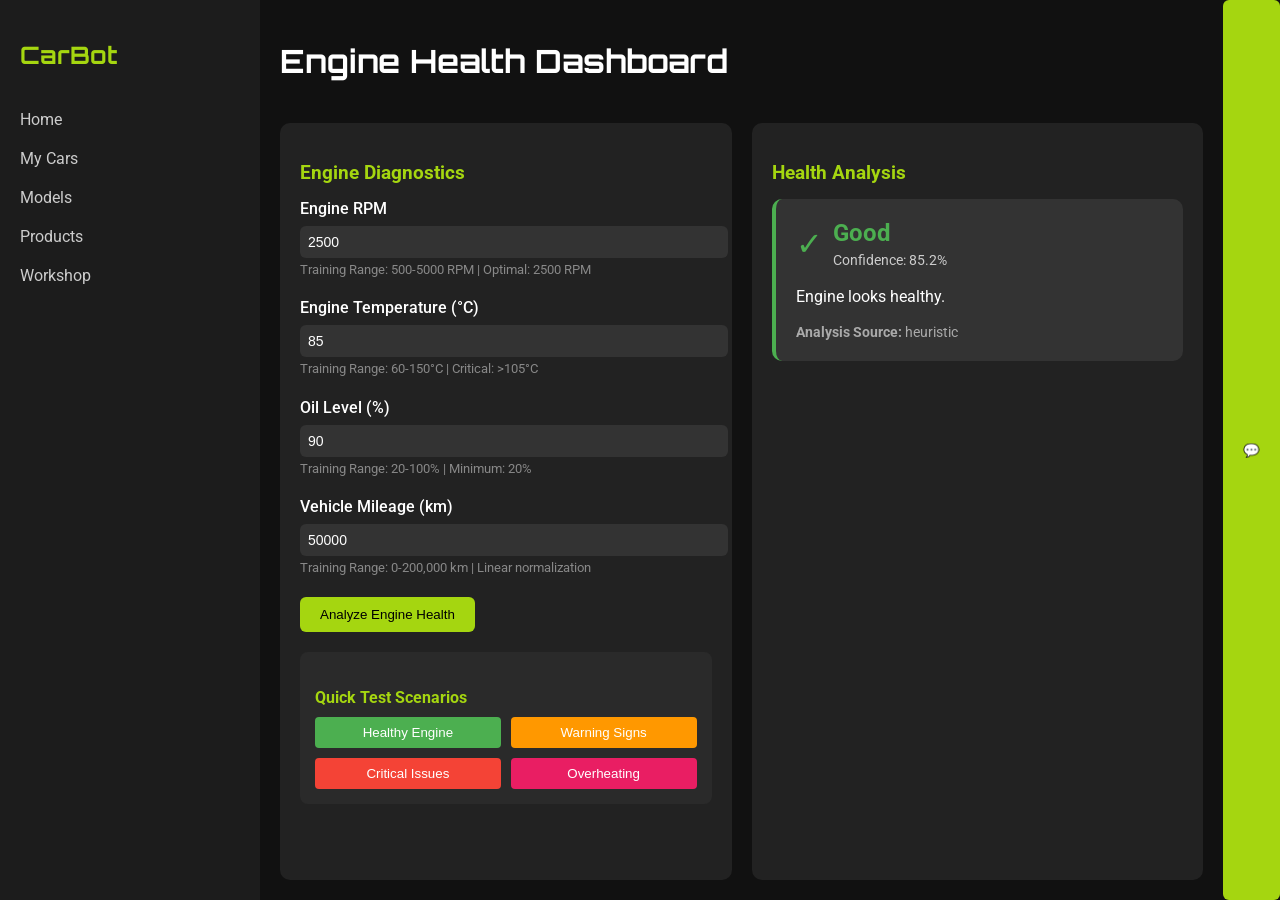
<file: dashboard.html>
<!DOCTYPE html>
<html lang="en">
<head>
    <meta charset="UTF-8">
    <meta name="viewport" content="width=device-width, initial-scale=1.0, maximum-scale=1.0, user-scalable=no">
    <title>CarBot Dashboard</title>
    <link rel="stylesheet" href="/static/css/dashboard.css">
    <link href="https://fonts.googleapis.com/css2?family=Roboto:wght@300;400;500&family=Orbitron:wght@400;700&display=swap" rel="stylesheet">
</head>
<body>
    <div class="sidebar">
        <h2>CarBot</h2>
        <a href="/" class="nav-link">Home</a>
        <a href="/my-cars" class="nav-link">My Cars</a>
        <a href="/models" class="nav-link">Models</a>
        <a href="/product" class="nav-link">Products</a>
        <a href="/workshop" class="nav-link">Workshop</a>
    </div>

    <div class="main">
        <div class="top-bar">
            <h1>Engine Health Dashboard</h1>
        </div>

        <div class="content">
            <div class="form-section">
                <h3>Engine Diagnostics</h3>
                <form id="engineForm">
                    <div class="form-group">
                        <label for="rpm">Engine RPM</label>
                        <input type="number" id="rpm" name="rpm" value="2500" min="500" max="5000" step="50">
                        <small style="color: #888; font-size: 0.8em;">Training Range: 500-5000 RPM | Optimal: 2500 RPM</small>
                    </div>
                    <div class="form-group">
                        <label for="temperature">Engine Temperature (°C)</label>
                        <input type="number" id="temperature" name="temperature" value="85" min="60" max="150" step="1">
                        <small style="color: #888; font-size: 0.8em;">Training Range: 60-150°C | Critical: >105°C</small>
                    </div>
                    <div class="form-group">
                        <label for="oil_level">Oil Level (%)</label>
                        <input type="number" id="oil_level" name="oil_level" value="90" min="20" max="100" step="5">
                        <small style="color: #888; font-size: 0.8em;">Training Range: 20-100% | Minimum: 20%</small>
                    </div>
                    <div class="form-group">
                        <label for="mileage">Vehicle Mileage (km)</label>
                        <input type="number" id="mileage" name="mileage" value="50000" min="0" max="200000" step="1000">
                        <small style="color: #888; font-size: 0.8em;">Training Range: 0-200,000 km | Linear normalization</small>
                    </div>
                    <button type="submit">Analyze Engine Health</button>
                </form>
                
                <!-- Quick Test Scenarios -->
                <div style="margin-top: 20px; padding: 15px; background: #2a2a2a; border-radius: 8px;">
                    <h4 style="color: #a5d610; margin-bottom: 10px;">Quick Test Scenarios</h4>
                    <div class="quick-scenarios" style="display: grid; grid-template-columns: 1fr 1fr; gap: 10px;">
                        <button type="button" onclick="loadScenario('healthy')" style="padding: 8px; background: #4CAF50; color: white; border: none; border-radius: 4px; cursor: pointer;">
                            Healthy Engine
                        </button>
                        <button type="button" onclick="loadScenario('warning')" style="padding: 8px; background: #FF9800; color: white; border: none; border-radius: 4px; cursor: pointer;">
                            Warning Signs
                        </button>
                        <button type="button" onclick="loadScenario('critical')" style="padding: 8px; background: #F44336; color: white; border: none; border-radius: 4px; cursor: pointer;">
                            Critical Issues
                        </button>
                        <button type="button" onclick="loadScenario('overheating')" style="padding: 8px; background: #E91E63; color: white; border: none; border-radius: 4px; cursor: pointer;">
                            Overheating
                        </button>
                    </div>
                </div>
            </div>

            <div class="prediction-section">
                <h3>Health Analysis</h3>
                <div id="predictionResult">
                    <p>Enter engine parameters and click "Analyze Engine" to get health predictions.</p>
                </div>
            </div>
        </div>
    </div>

    <!-- Chatbot toggle + unified chatbox (same as home) -->
    <button class="chat-toggle" onclick="toggleChat()" aria-label="Open chat">💬</button>
    <div class="chatbox" id="chatbox" aria-live="polite" style="display:none;">
        <div class="chat-header">CarBot Assistant</div>
        <div class="chat-messages" id="messages">
            <div class="message" style="background: #444; color: #fff; margin: 5px 0; padding: 8px 12px; border-radius: 8px; max-width: 80%;">
                Hello! I'm CarBot, your AI engine health assistant. I can help with:
                <br> Engine health analysis based on our dataset
                <br> RPM, temperature, oil level guidance
                <br> Maintenance recommendations
                <br> Workshop locations and product suggestions
                <br><br>Ask me anything about your car!
            </div>
        </div>
        <div class="chat-input">
            <input type="text" id="chatInput" placeholder="Ask me anything about your car..." aria-label="Chat input" />
            <button onclick="sendChat()">Send</button>
        </div>
    </div>

    <script src="/static/js/dashboard.js"></script>
    <script src="static/js/index.js"></script>
</body>
</html>
</file>
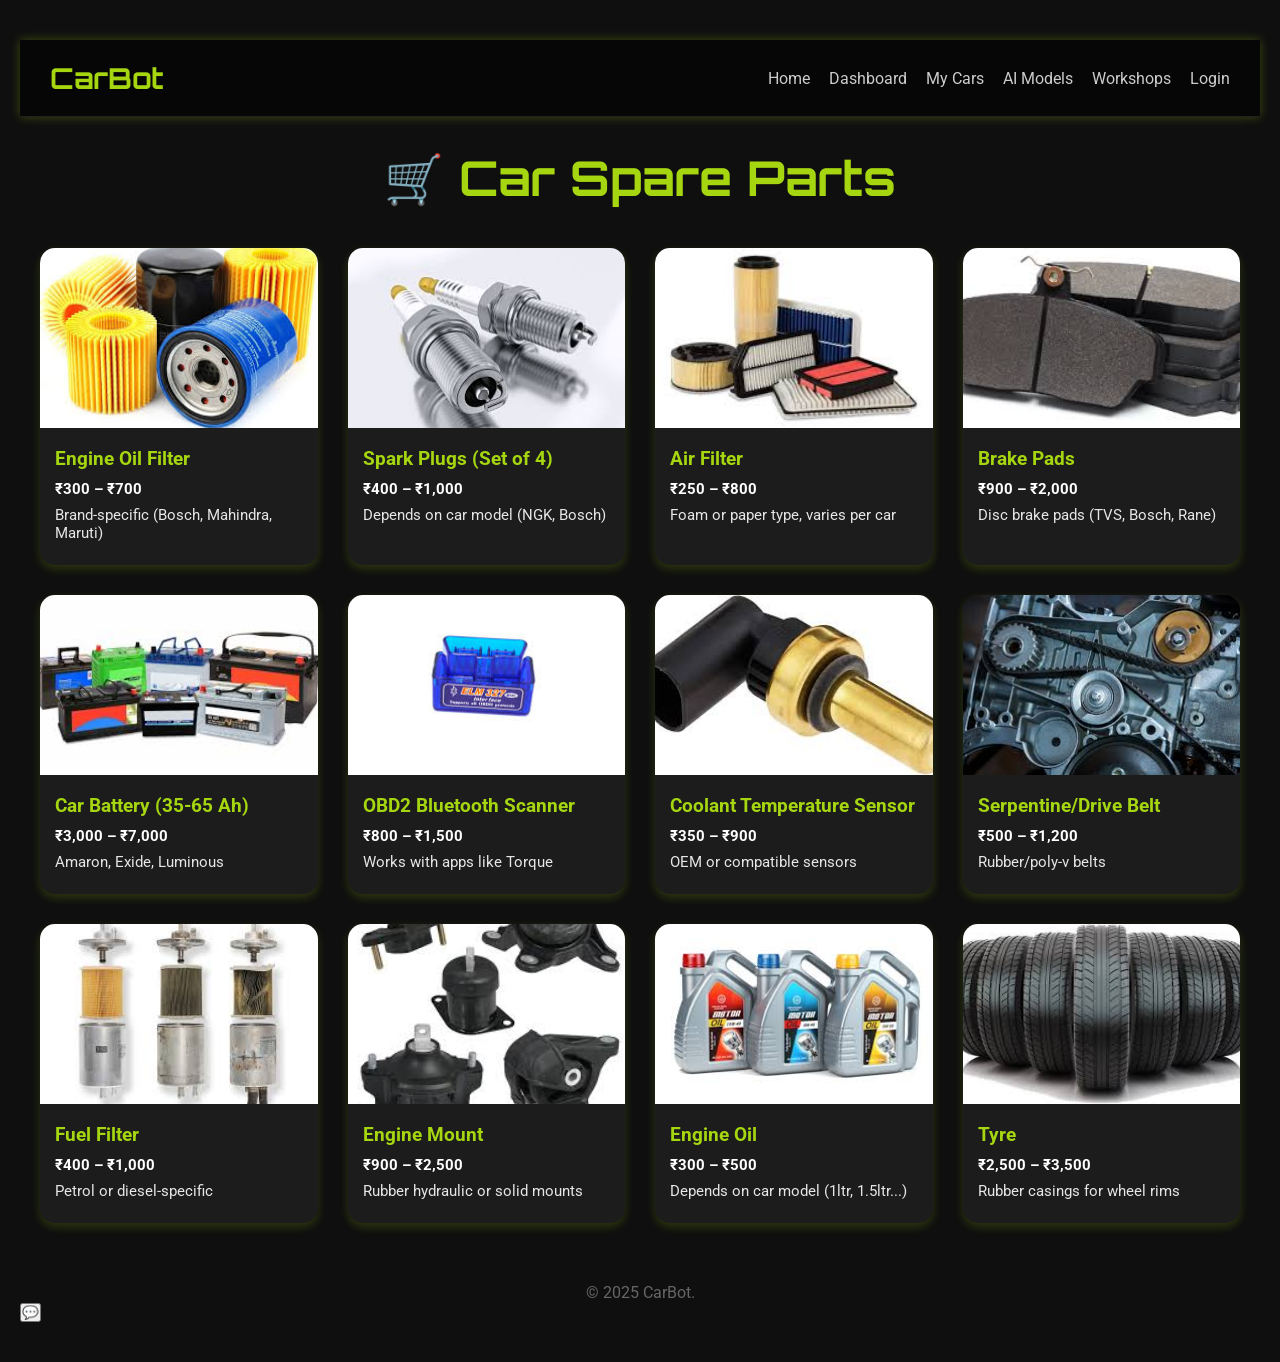
<file: product.html>
<!DOCTYPE html>
<html lang="en">
<head>
  <meta charset="UTF-8" />
  <meta name="viewport" content="width=device-width, initial-scale=1.0" />
  <title>CarBot - Car Spare Parts</title>
  <link href="https://fonts.googleapis.com/css2?family=Orbitron&family=Roboto:wght@400;700&display=swap" rel="stylesheet">
  <style>
    * {
      box-sizing: border-box;
      margin: 0;
      padding: 0;
    }
    body {
      font-family: 'Roboto', sans-serif;
      background-color: #0f0f0f;
      color: #e6e6e6;
      padding: 40px 20px;
    }
    h1 {
      text-align: center;
      font-family: 'Orbitron', sans-serif;
      font-size: 3rem;
      color: #a5d610;
      margin-bottom: 40px;
    }
    .grid {
      display: grid;
      grid-template-columns: repeat(auto-fit, minmax(250px, 1fr));
      gap: 30px;
      max-width: 1200px;
      margin: auto;
    }
    .card {
      background: #1c1c1c;
      border-radius: 15px;
      overflow: hidden;
      box-shadow: 0 4px 10px rgba(165, 214, 16, 0.2);
      transition: transform 0.3s;
    }
    .card:hover {
      transform: translateY(-5px);
    }
    .card img {
      width: 100%;
      height: 180px;
      object-fit: cover;
    }
    .card-content {
      padding: 15px;
    }
    .card h2 {
      font-size: 1.2rem;
      color: #a5d610;
      margin-bottom: 10px;
    }
    .card p {
      font-size: 0.95rem;
      margin-bottom: 8px;
    }
    .price {
      color: #fff;
      font-weight: bold;
    }
    footer {
      margin-top: 60px;
      text-align: center;
      color: #666;
    }
  </style>
</head>
<body>
  <header style="padding: 20px 30px; background: rgba(0, 0, 0, 0.6); display: flex; justify-content: space-between; align-items: center; border-bottom: 1px solid #222; box-shadow: 0 0 10px rgba(165, 214, 16, 0.3); margin-bottom: 30px;">
    <h1 style="font-family: 'Orbitron', sans-serif; font-size: 1.8rem; color: #a5d610; margin: 0;">CarBot</h1>
    <nav>
      <a href="index.html" style="color: #ccc; text-decoration: none; margin-right: 15px;">Home</a>
      <a href="dashboard.html" style="color: #ccc; text-decoration: none; margin-right: 15px;">Dashboard</a>
      <a href="my-cars.html" style="color: #ccc; text-decoration: none; margin-right: 15px;">My Cars</a>
      <a href="models.html" style="color: #ccc; text-decoration: none; margin-right: 15px;">AI Models</a>
      <a href="workshop.html" style="color: #ccc; text-decoration: none; margin-right: 15px;">Workshops</a>
      <a href="login.html" style="color: #ccc; text-decoration: none;">Login</a>
    </nav>
  </header>
  <h1>🛒 Car Spare Parts</h1>
  <div class="grid">
    <div class="card">
      <a href="https://www.amazon.in/s?k=car+spear+parts+all" target="_blank">
        <img src="static/img/engine oil.jpeg" alt="Engine Oil Filter">
      </a>
      <div class="card-content">
        <h2>Engine Oil Filter</h2>
        <p class="price">₹300 – ₹700</p>
        <p>Brand-specific (Bosch, Mahindra, Maruti)</p>
      </div>
    </div>

    <div class="card">
      <a href="https://www.amazon.in/s?k=car+spear+parts+all" target="_blank">
        <img src="static/img/spark plug.jpeg" alt="Spark Plugs">
      </a>
      <div class="card-content">
        <h2>Spark Plugs (Set of 4)</h2>
        <p class="price">₹400 – ₹1,000</p>
        <p>Depends on car model (NGK, Bosch)</p>
      </div>
    </div>

    <div class="card">
      <a href="https://www.amazon.in/s?k=car+spear+parts+all" target="_blank">
        <img src="static/img/air filter.jpeg" alt="Air Filter">
      </a>
      <div class="card-content">
        <h2>Air Filter</h2>
        <p class="price">₹250 – ₹800</p>
        <p>Foam or paper type, varies per car</p>
      </div>
    </div>

    <div class="card">
      <a href="https://www.amazon.in/s?k=car+spear+parts+all" target="_blank">
        <img src="static/img/break pad.jpeg" alt="Brake Pads">
      </a>
      <div class="card-content">
        <h2>Brake Pads</h2>
        <p class="price">₹900 – ₹2,000</p>
        <p>Disc brake pads (TVS, Bosch, Rane)</p>
      </div>
    </div>

    <div class="card">
      <a href="https://www.amazon.in/s?k=car+spear+parts+all" target="_blank">
        <img src="static/img/car bettery.jpeg" alt="Car Battery">
      </a>
      <div class="card-content">
        <h2>Car Battery (35-65 Ah)</h2>
        <p class="price">₹3,000 – ₹7,000</p>
        <p>Amaron, Exide, Luminous</p>
      </div>
    </div>

    <div class="card">
      <a href="https://www.amazon.in/s?k=car+spear+parts+all" target="_blank">
        <img src="static/img/OBD2 Bluetooth Scanner.jpeg" alt="OBD2 Scanner">
      </a>
      <div class="card-content">
        <h2>OBD2 Bluetooth Scanner</h2>
        <p class="price">₹800 – ₹1,500</p>
        <p>Works with apps like Torque</p>
      </div>
    </div>

    <div class="card">
      <a href="https://www.amazon.in/s?k=car+spear+parts+all" target="_blank">
        <img src="static/img/Coolant Temperature Sensor.jpeg" alt="Coolant Sensor">
      </a>
      <div class="card-content">
        <h2>Coolant Temperature Sensor</h2>
        <p class="price">₹350 – ₹900</p>
        <p>OEM or compatible sensors</p>
      </div>
    </div>

    <div class="card">
      <a href="https://www.amazon.in/s?k=car+spear+parts+all" target="_blank">
        <img src="static/img/Drive Belt.jpeg" alt="Drive Belt">
      </a>
      <div class="card-content">
        <h2>Serpentine/Drive Belt</h2>
        <p class="price">₹500 – ₹1,200</p>
        <p>Rubber/poly-v belts</p>
      </div>
    </div>

    <div class="card">
      <a href="https://www.amazon.in/s?k=car+spear+parts+all" target="_blank">
        <img src="static/img/Fuel Filter.jpeg" alt="Fuel Filter">
      </a>
      <div class="card-content">
        <h2>Fuel Filter</h2>
        <p class="price">₹400 – ₹1,000</p>
        <p>Petrol or diesel-specific</p>
      </div>
    </div>

    <div class="card">
      <a href="https://www.amazon.in/s?k=car+spear+parts+all" target="_blank">
        <img src="static/img/Engine Mount.jpeg" alt="Engine Mount">
      </a>
      <div class="card-content">
        <h2>Engine Mount</h2>
        <p class="price">₹900 – ₹2,500</p>
        <p>Rubber hydraulic or solid mounts</p>
      </div>
    </div>

    <div class="card">
      <a href="https://www.amazon.in/s?k=car+spear+parts+all" target="_blank">
        <img src="static/img/engine.jpeg" alt="Engine Oil">
      </a>
      <div class="card-content">
        <h2>Engine Oil</h2>
        <p class="price">₹300 – ₹500</p>
        <p>Depends on car model (1ltr, 1.5ltr...)</p>
      </div>
    </div>

    <div class="card">
      <a href="https://www.amazon.in/s?k=car+spear+parts+all" target="_blank">
        <img src="static/img/tyre.jpeg" alt="Tyre">
      </a>
      <div class="card-content">
        <h2>Tyre</h2>
        <p class="price">₹2,500 – ₹3,500</p>
        <p>Rubber casings for wheel rims</p>
      </div>
    </div>
  </div>

  <footer>
    &copy; 2025 CarBot.
  </footer>
  
  <!-- Chatbot toggle + unified chatbox -->
  <button class="chat-toggle" onclick="toggleChat()" aria-label="Open chat">💬</button>
  <div class="chatbox" id="chatbox" aria-live="polite" style="display:none;">
    <div class="chat-header">CarBot Chat</div>
    <div class="chat-messages" id="messages">
      <div><strong>CarBot:</strong> Hello! How can I help with your car today?</div>
    </div>
    <div class="chat-input">
      <input type="text" id="chatInput" placeholder="Ask something..." aria-label="Chat input" />
      <button onclick="sendChat()">Send</button>
    </div>
  </div>

  <script src="static/js/index.js"></script>
</body>
</html>
</file>
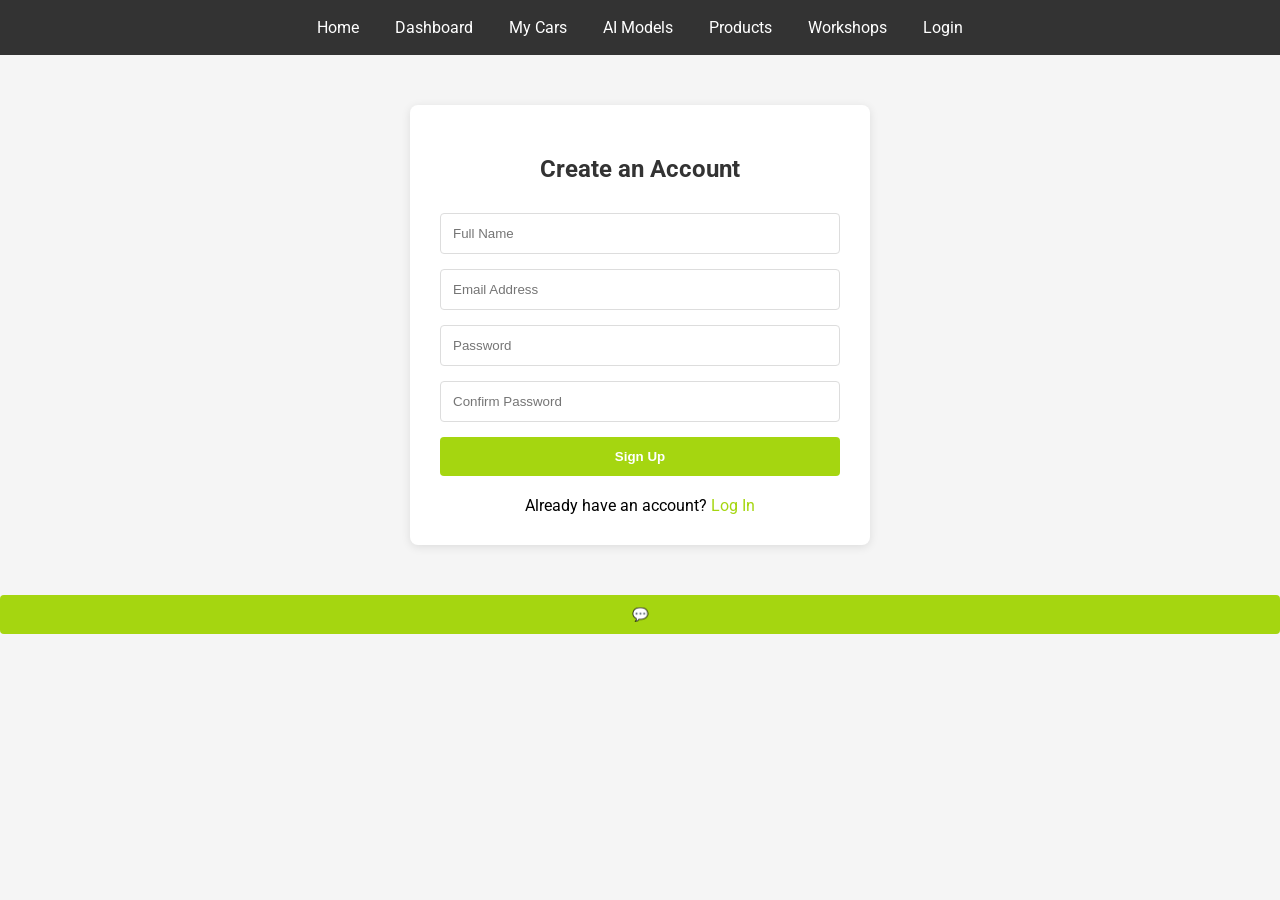
<file: signup.html>
<!DOCTYPE html>
<html lang="en">
<head>
  <meta charset="UTF-8" />
  <meta name="viewport" content="width=device-width, initial-scale=1.0"/>
  <title>Sign Up - CarBot</title>
  <link href="https://fonts.googleapis.com/css2?family=Orbitron&family=Roboto:wght@400;700&display=swap" rel="stylesheet">
  <style>
    body {
      font-family: 'Roboto', sans-serif;
      background-color: #f5f5f5;
      margin: 0;
      padding: 0;
    }
    .navbar {
      background-color: #333;
      overflow: hidden;
      padding: 10px 0;
      text-align: center;
    }
    .navbar a {
      color: white;
      text-decoration: none;
      padding: 8px 16px;
      display: inline-block;
    }
    .navbar a:hover {
      background-color: #444;
      border-radius: 4px;
    }
    .signup-container {
      max-width: 400px;
      margin: 50px auto;
      padding: 30px;
      background-color: white;
      border-radius: 8px;
      box-shadow: 0 2px 10px rgba(0, 0, 0, 0.1);
    }
    h2 {
      text-align: center;
      margin-bottom: 30px;
      color: #333;
    }
    input {
      width: 100%;
      padding: 12px;
      margin-bottom: 15px;
      border: 1px solid #ddd;
      border-radius: 4px;
      box-sizing: border-box;
    }
    button {
      width: 100%;
      padding: 12px;
      background-color: #a5d610;
      color: white;
      border: none;
      border-radius: 4px;
      cursor: pointer;
      font-weight: bold;
    }
    button:hover {
      background-color: #8fb80e;
    }
    .login-link {
      text-align: center;
      margin-top: 20px;
    }
    .login-link a {
      color: #a5d610;
      text-decoration: none;
    }
  </style>
</head>
<body>
  <div class="navbar">
    <a href="index.html">Home</a>
    <a href="dashboard.html">Dashboard</a>
    <a href="my-cars.html">My Cars</a>
    <a href="models.html">AI Models</a>
    <a href="product.html">Products</a>
    <a href="workshop.html">Workshops</a>
    <a href="login.html">Login</a>
  </div>

  <div class="signup-container">
    <h2>Create an Account</h2>
    <form action="#" method="POST">
      <input type="text" name="name" placeholder="Full Name" required />
      <input type="email" name="email" placeholder="Email Address" required />
      <input type="password" name="password" placeholder="Password" required />
      <input type="password" name="confirm_password" placeholder="Confirm Password" required />
      <button type="submit">Sign Up</button>
    </form>
    <div class="login-link">
      Already have an account? <a href="login.html">Log In</a>
    </div>
  </div>

  <!-- Chatbot toggle + unified chatbox -->
  <button class="chat-toggle" onclick="toggleChat()" aria-label="Open chat">💬</button>
  <div class="chatbox" id="chatbox" aria-live="polite" style="display:none;">
    <div class="chat-header">CarBot Chat</div>
    <div class="chat-messages" id="messages">
      <div><strong>CarBot:</strong> Hello! How can I help with your car today?</div>
    </div>
    <div class="chat-input">
      <input type="text" id="chatInput" placeholder="Ask something..." aria-label="Chat input" />
      <button onclick="sendChat()">Send</button>
    </div>
  </div>

  <script src="static/js/index.js"></script>

</body>
</html>
</file>
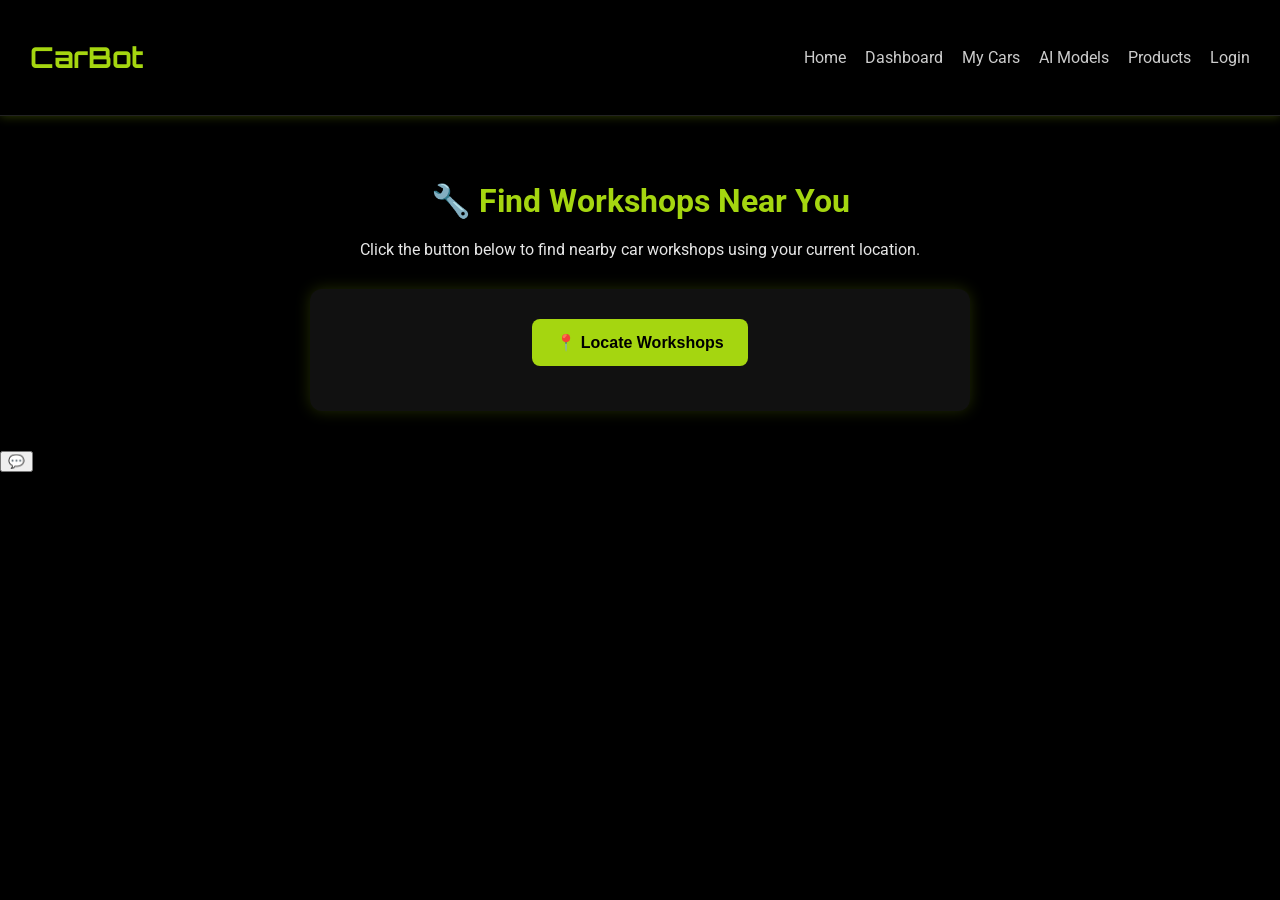
<file: workshop.html>
<!DOCTYPE html>
<html lang="en">
<head>
  <meta charset="UTF-8" />
  <meta name="viewport" content="width=device-width, initial-scale=1.0"/>
  <title>CarBot - Nearby Workshops</title>
  <link href="https://fonts.googleapis.com/css2?family=Orbitron&family=Roboto:wght@400;700&display=swap" rel="stylesheet">
  <style>
    body {
      margin: 0;
      font-family: 'Roboto', sans-serif;
      background-color: #000;
      color: #e6e6e6;
    }

    header {
      padding: 20px 30px;
      background: rgba(0, 0, 0, 0.6);
      display: flex;
      justify-content: space-between;
      align-items: center;
      border-bottom: 1px solid #222;
      box-shadow: 0 0 10px rgba(165, 214, 16, 0.3);
    }

    header h1 {
      font-family: 'Orbitron', sans-serif;
      font-size: 1.8rem;
      color: #a5d610;
    }

    .container {
      padding: 40px 20px;
      text-align: center;
    }

    .container h2 {
      color: #a5d610;
      font-size: 2rem;
      margin-bottom: 20px;
    }

    .map-box {
      margin-top: 30px;
      background-color: #111;
      padding: 30px;
      border-radius: 12px;
      box-shadow: 0 0 15px rgba(165, 214, 16, 0.2);
      max-width: 600px;
      margin-left: auto;
      margin-right: auto;
    }

    .btn {
      background-color: #a5d610;
      color: #000;
      padding: 14px 24px;
      border: none;
      border-radius: 8px;
      font-size: 1rem;
      font-weight: bold;
      cursor: pointer;
      transition: background 0.3s ease;
    }

    .btn:hover {
      background-color: #c0ef2b;
    }

    #status {
      margin-top: 15px;
      font-size: 0.9rem;
      color: #ccc;
    }
  </style>
</head>
<body>

<header>
  <h1>CarBot</h1>
  <nav>
    <a href="index.html" style="color: #ccc; text-decoration: none; margin-right: 15px;">Home</a>
    <a href="dashboard.html" style="color: #ccc; text-decoration: none; margin-right: 15px;">Dashboard</a>
    <a href="my-cars.html" style="color: #ccc; text-decoration: none; margin-right: 15px;">My Cars</a>
    <a href="models.html" style="color: #ccc; text-decoration: none; margin-right: 15px;">AI Models</a>
    <a href="product.html" style="color: #ccc; text-decoration: none; margin-right: 15px;">Products</a>
    <a href="login.html" style="color: #ccc; text-decoration: none;">Login</a>
  </nav>
</header>

<div class="container">
  <h2>🔧 Find Workshops Near You</h2>
  <p>Click the button below to find nearby car workshops using your current location.</p>

  <div class="map-box">
    <button class="btn" onclick="findWorkshops()">📍 Locate Workshops</button>
    <div id="status"></div>
  </div>
</div>

<script>
  function findWorkshops() {
    const status = document.getElementById('status');

    if (navigator.geolocation) {
      status.textContent = 'Locating you...';
      navigator.geolocation.getCurrentPosition(position => {
        const lat = position.coords.latitude;
        const lng = position.coords.longitude;
        status.textContent = 'Opening Google Maps...';
        const mapsUrl = `https://www.google.co.in/maps/search/car+workshops/@${lat},${lng},15z`;
        window.open(mapsUrl, '_blank');
      }, () => {
        status.textContent = 'Unable to retrieve your location.';
      });
    } else {
      status.textContent = 'Geolocation is not supported by your browser.';
    }
  }
</script>

</body>
<!-- Chatbot toggle + unified chatbox -->
<button class="chat-toggle" onclick="toggleChat()" aria-label="Open chat">💬</button>
<div class="chatbox" id="chatbox" aria-live="polite" style="display:none;">
  <div class="chat-header">CarBot Chat</div>
  <div class="chat-messages" id="messages">
    <div><strong>CarBot:</strong> Hello! How can I help with your car today?</div>
  </div>
  <div class="chat-input">
    <input type="text" id="chatInput" placeholder="Ask something..." aria-label="Chat input" />
    <button onclick="sendChat()">Send</button>
  </div>
</div>

<script src="static/js/index.js"></script>
</html>
</file>
<file: static/css/dashboard.css>
body {
  margin: 0;
  font-family: 'Roboto', sans-serif;
  background-color: #111;
  color: #fff;
  display: flex;
  min-height: 100vh;
  overflow-x: hidden;
  overflow-y: auto;
}

/* Mobile Responsive Design */
@media (max-width: 768px) {
  body {
    flex-direction: column;
    height: auto;
    min-height: 100vh;
    overflow-x: hidden;
    overflow-y: auto;
  }
}

.sidebar {
  width: 220px;
  background: #1c1c1c;
  padding: 20px;
  display: flex;
  flex-direction: column;
}

/* Mobile Sidebar */
@media (max-width: 768px) {
  .sidebar {
    width: 100%;
    padding: 15px;
    flex-direction: row;
    flex-wrap: wrap;
    justify-content: space-around;
    order: 2;
  }
  
  .sidebar h2 {
    width: 100%;
    text-align: center;
    margin-bottom: 15px;
    font-size: 1.2rem;
  }
  
  .nav-link {
    padding: 8px 12px;
    margin: 2px;
    background: #333;
    border-radius: 4px;
    text-align: center;
    min-width: 80px;
  }
}

.sidebar h2 {
  font-family: 'Orbitron', sans-serif;
  font-size: 1.5rem;
  color: #a5d610;
  margin-bottom: 30px;
}

.nav-link {
  padding: 10px 0;
  color: #ccc;
  text-decoration: none;
  transition: 0.3s;
}

.nav-link:hover {
  color: #fff;
}

.main {
  flex: 1;
  display: flex;
  flex-direction: column;
  padding: 20px;
  overflow-y: auto;
  min-height: 0; /* Allow flex item to shrink */
}

/* Mobile Main Content */
@media (max-width: 768px) {
  .main {
    padding: 15px;
    order: 1;
  }
}

.top-bar {
  display: flex;
  justify-content: space-between;
  align-items: center;
  margin-bottom: 20px;
}

/* Mobile Top Bar */
@media (max-width: 768px) {
  .top-bar {
    flex-direction: column;
    text-align: center;
    margin-bottom: 15px;
  }
  
  .top-bar h1 {
    font-size: 1.5rem;
    margin-bottom: 10px;
  }
}

.top-bar h1 {
  font-size: 2rem;
  font-family: 'Orbitron', sans-serif;
}

.content {
  display: flex;
  gap: 20px;
  flex: 1;
}

/* Mobile Content Layout */
@media (max-width: 768px) {
  .content {
    flex-direction: column;
    gap: 15px;
  }
}

.form-section, .prediction-section {
  background: #222;
  padding: 20px;
  border-radius: 10px;
  flex: 1;
}

/* Mobile Form Sections */
@media (max-width: 768px) {
  .form-section, .prediction-section {
    padding: 15px;
    margin-bottom: 10px;
  }
}

.form-section h3, .prediction-section h3 {
  color: #a5d610;
  margin-bottom: 15px;
}

.form-group {
  margin-bottom: 15px;
}

label {
  display: block;
  margin-bottom: 5px;
}

input, select {
  width: 100%;
  padding: 8px;
  border: none;
  border-radius: 6px;
  background: #333;
  color: #fff;
  font-size: 14px;
}

input:focus, select:focus {
  outline: 2px solid #a5d610;
  background: #444;
}

/* Mobile Input Fields */
@media (max-width: 768px) {
  input, select {
    padding: 12px;
    font-size: 16px; /* Prevents zoom on iOS */
  }
}

small {
  display: block;
  margin-top: 4px;
  color: #888;
  font-size: 0.8em;
  line-height: 1.3;
}

.form-group {
  margin-bottom: 20px;
}

.form-group label {
  display: block;
  margin-bottom: 8px;
  font-weight: 500;
  color: #fff;
}

button {
  padding: 10px 20px;
  background: #a5d610;
  color: #000;
  border: none;
  border-radius: 6px;
  cursor: pointer;
}

button:hover {
  background: #c0ef2b;
}

/* Mobile Buttons */
@media (max-width: 768px) {
  button {
    padding: 12px 24px;
    font-size: 16px;
    width: 100%;
    margin-top: 10px;
  }
}

.chatbox {
  position: fixed;
  bottom: 20px;
  right: 20px;
  width: 300px;
  background: #222;
  border-radius: 10px;
  display: flex;
  flex-direction: column;
  overflow: hidden;
  box-shadow: 0 0 10px #a5d610;
}

/* Mobile Chatbox */
@media (max-width: 768px) {
  .chatbox {
    position: fixed;
    bottom: 0;
    left: 0;
    right: 0;
    width: 100%;
    border-radius: 10px 10px 0 0;
    max-height: 50vh;
    z-index: 1000;
  }
  
  .chat-messages {
    max-height: 200px;
  }
}

.chat-header {
  background: #3a4d00;
  color: white;
  padding: 10px;
  font-weight: bold;
}

.chat-messages {
  flex: 1;
  padding: 10px;
  overflow-y: auto;
  max-height: 200px;
}

.chat-input {
  display: flex;
  border-top: 1px solid #444;
}

.chat-input input {
  flex: 1;
  padding: 10px;
  background: #111;
  color: white;
  border: none;
}

.chat-input button {
  padding: 10px;
  background: #a5d610;
  color: black;
  border: none;
  cursor: pointer;
}

@keyframes pulse {
  0% { opacity: 1; }
  50% { opacity: 0.5; }
  100% { opacity: 1; }
}

.message {
  transition: all 0.3s ease;
}

.message:hover {
  transform: translateY(-1px);
  box-shadow: 0 2px 8px rgba(165, 214, 16, 0.2);
}

.suggestions {
  border-left: 3px solid #a5d610;
  margin-top: 8px;
}

.chat-messages::-webkit-scrollbar {
  width: 6px;
}

.chat-messages::-webkit-scrollbar-track {
  background: #1a1a1a;
}

.chat-messages::-webkit-scrollbar-thumb {
  background: #a5d610;
  border-radius: 3px;
}

.chat-messages::-webkit-scrollbar-thumb:hover {
  background: #c0ef2b;
}

/* Mobile Quick Test Scenarios */
@media (max-width: 768px) {
  .quick-scenarios {
    display: grid;
    grid-template-columns: 1fr 1fr;
    gap: 8px;
    margin-top: 15px;
  }
  
  .quick-scenarios button {
    padding: 8px 12px;
    font-size: 14px;
    margin: 0;
    width: auto;
  }
}
</file>
